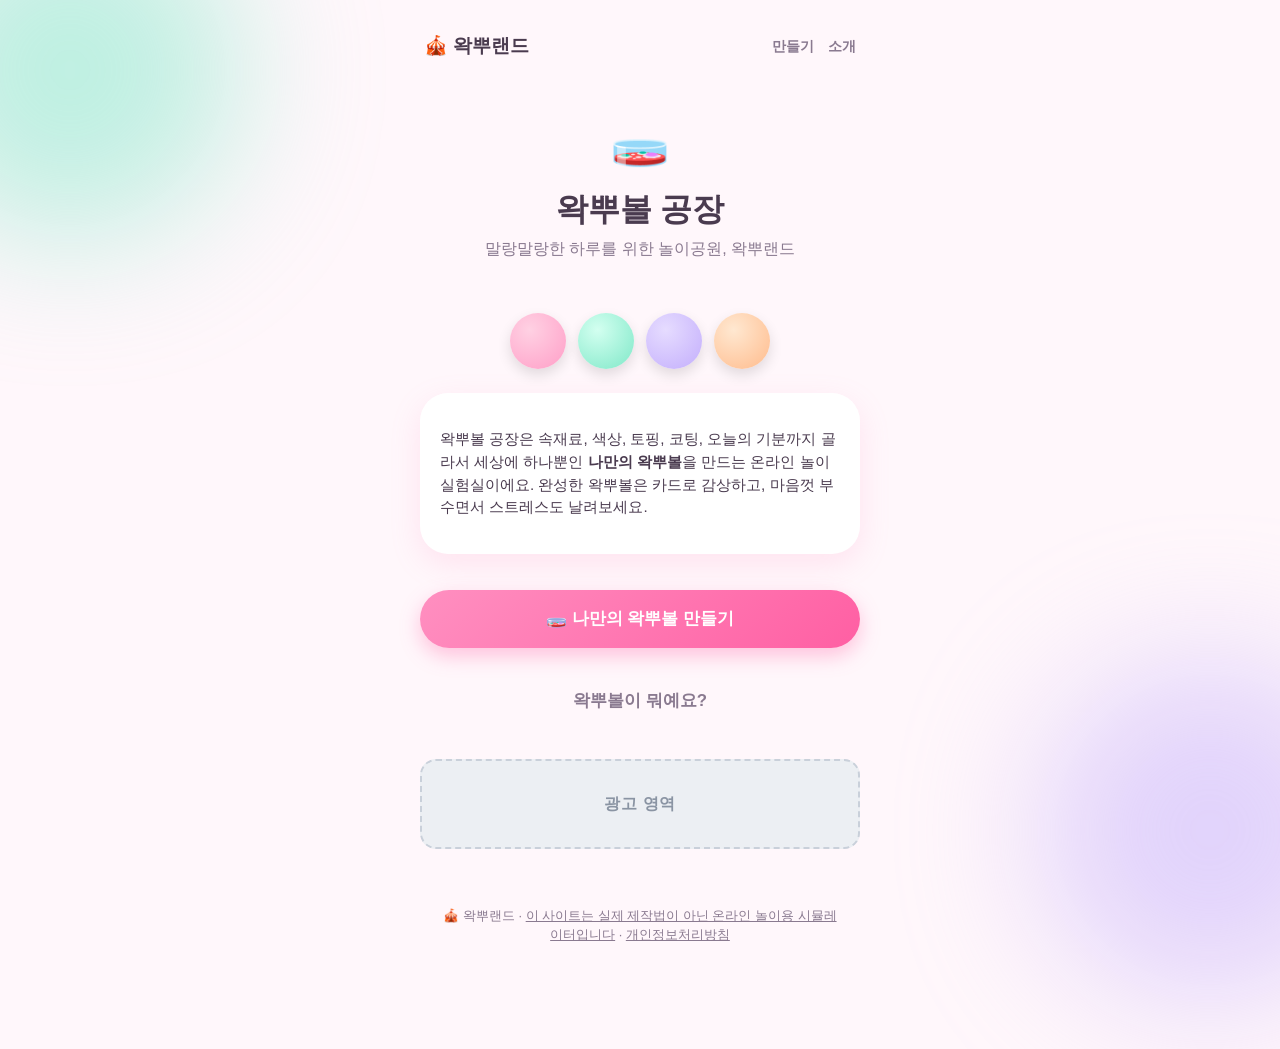
<file: index.html>
<!DOCTYPE html>
<html lang="ko">
<head>
  <meta charset="UTF-8" />
  <meta name="viewport" content="width=device-width, initial-scale=1.0" />
  <title>왁뿌랜드 — 왁뿌볼 공장</title>
  <meta name="description" content="속재료, 색상, 토핑, 코팅, 오늘의 기분을 골라 나만의 왁뿌볼을 만들고 카드로 감상한 뒤 시원하게 부숴보는 왁뿌랜드의 온라인 놀이 공간." />
  <meta name="robots" content="index, follow" />
  <!-- 실제 배포 주소가 정해지면 wakppuland.netlify.app을 교체하세요 -->
  <link rel="canonical" href="https://wakppuland.netlify.app/" />
  <meta property="og:type" content="website" />
  <meta property="og:site_name" content="왁뿌랜드" />
  <meta property="og:title" content="왁뿌랜드 — 왁뿌볼 공장" />
  <meta property="og:description" content="속재료, 색상, 토핑, 코팅, 오늘의 기분을 골라 나만의 왁뿌볼을 만들고 카드로 감상한 뒤 시원하게 부숴보는 온라인 놀이 공간." />
  <meta property="og:url" content="https://wakppuland.netlify.app/" />
  <meta property="og:locale" content="ko_KR" />
  <script async src="https://pagead2.googlesyndication.com/pagead/js/adsbygoogle.js?client=ca-pub-7856223539466075" crossorigin="anonymous"></script>
  <link rel="stylesheet" href="style.css" />
</head>
<body>
  <div class="page-container">
    <header class="site-header">
      <a href="index.html" class="logo">🎪 왁뿌랜드</a>
      <nav class="site-nav">
        <a href="maker.html">만들기</a>
        <a href="about.html">소개</a>
      </nav>
    </header>

    <main>
      <section class="hero">
        <div style="font-size: 3rem">🧫</div>
        <h1 class="hero-title">왁뿌볼 공장</h1>
        <p class="hero-subtitle">말랑말랑한 하루를 위한 놀이공원, 왁뿌랜드</p>
      </section>

      <section class="sample-row" aria-hidden="true">
        <div class="sample-ball c1"></div>
        <div class="sample-ball c2"></div>
        <div class="sample-ball c3"></div>
        <div class="sample-ball c4"></div>
      </section>

      <section class="hero-text">
        <p>
          왁뿌볼 공장은 속재료, 색상, 토핑, 코팅, 오늘의 기분까지 골라서
          세상에 하나뿐인 <strong>나만의 왁뿌볼</strong>을 만드는 온라인
          놀이 실험실이에요. 완성한 왁뿌볼은 카드로 감상하고, 마음껏
          부수면서 스트레스도 날려보세요.
        </p>
      </section>

      <div class="cta-wrap">
        <a href="maker.html" class="btn-primary btn-block">🧫 나만의 왁뿌볼 만들기</a>
        <a href="about.html" class="btn-ghost btn-block">왁뿌볼이 뭐예요?</a>
      </div>
    </main>

    <div class="ad-box">광고 영역</div>

    <footer class="site-footer">
      <p>🎪 왁뿌랜드 · <a href="about.html">이 사이트는 실제 제작법이 아닌 온라인 놀이용 시뮬레이터입니다</a> · <a href="privacy.html">개인정보처리방침</a></p>
    </footer>
  </div>

  <script src="script.js" defer></script>
</body>
</html>
</file>
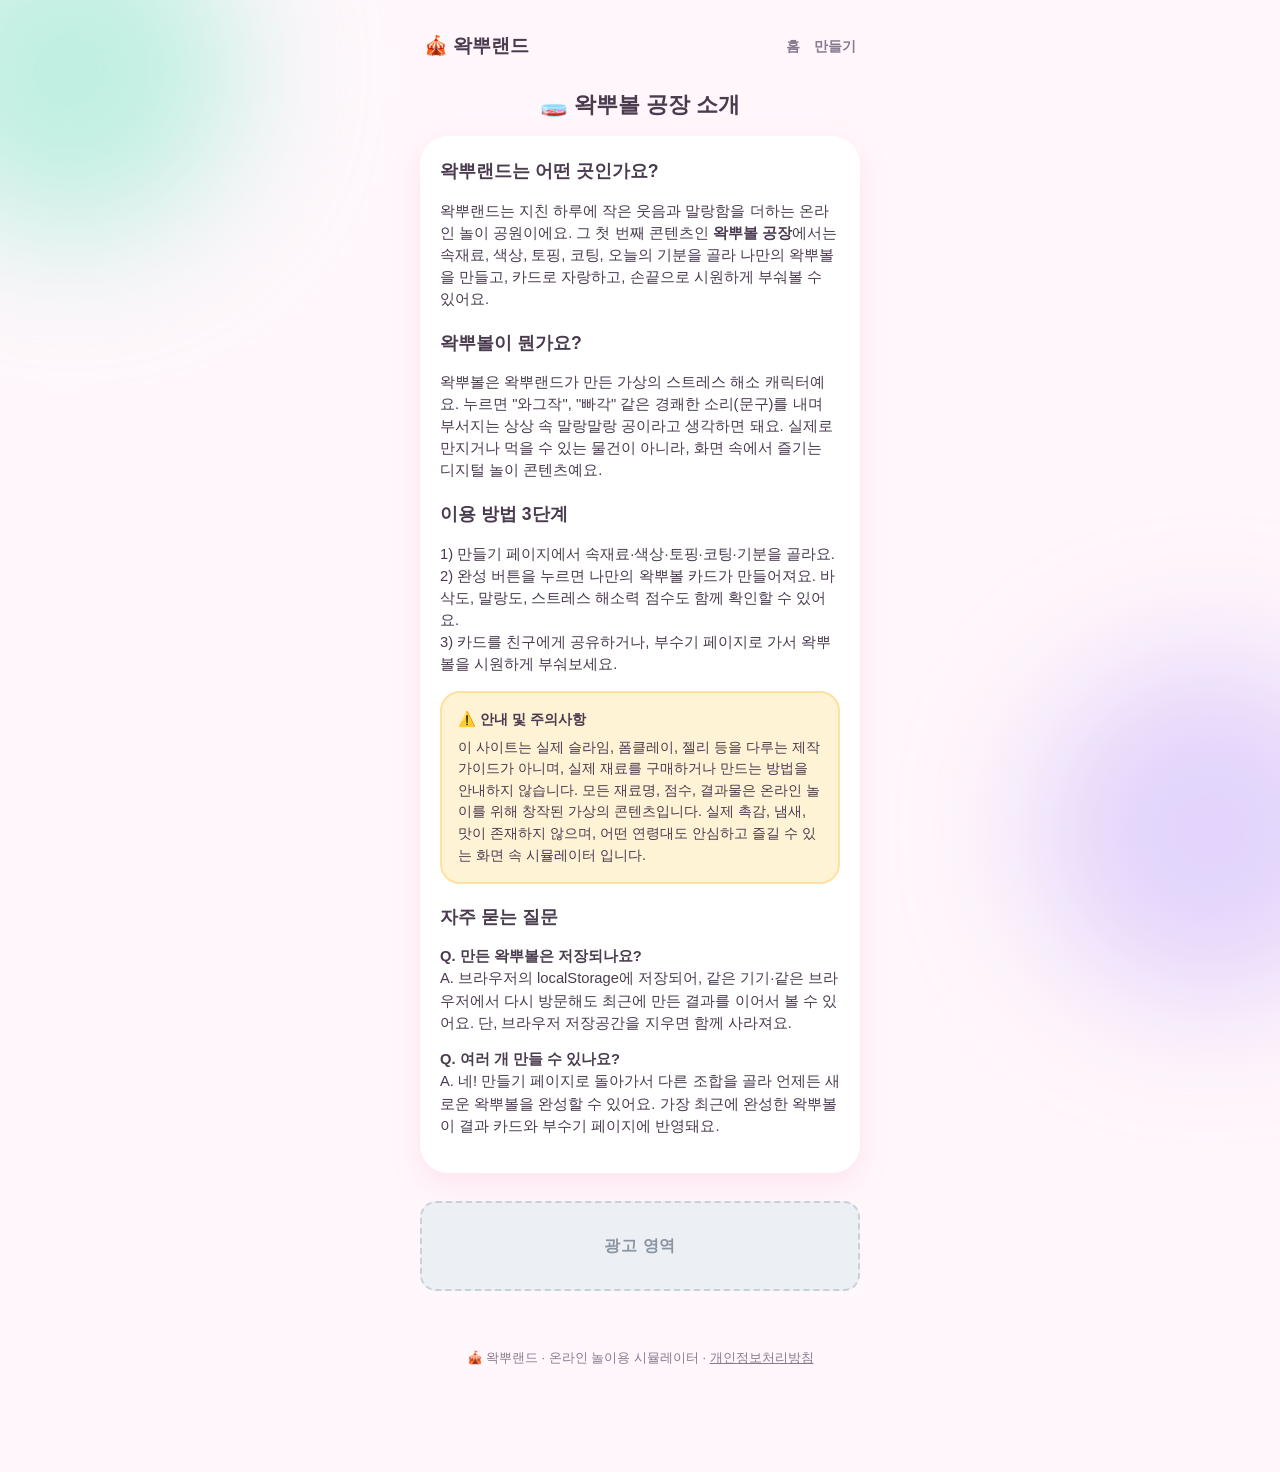
<file: about.html>
<!DOCTYPE html>
<html lang="ko">
<head>
  <meta charset="UTF-8" />
  <meta name="viewport" content="width=device-width, initial-scale=1.0" />
  <title>왁뿌볼 공장 소개 — 왁뿌랜드</title>
  <meta name="description" content="왁뿌랜드와 왁뿌볼 공장 소개, 이용 방법, 안전 안내를 확인하세요. 이 사이트는 실제 제작법이 아닌 온라인 놀이용 시뮬레이터입니다." />
  <meta name="robots" content="index, follow" />
  <!-- 실제 배포 주소가 정해지면 wakppuland.netlify.app을 교체하세요 -->
  <link rel="canonical" href="https://wakppuland.netlify.app/about.html" />
  <meta property="og:type" content="website" />
  <meta property="og:site_name" content="왁뿌랜드" />
  <meta property="og:title" content="왁뿌볼 공장 소개 — 왁뿌랜드" />
  <meta property="og:description" content="왁뿌랜드와 왁뿌볼 공장 소개, 이용 방법, 안전 안내를 확인하세요." />
  <meta property="og:url" content="https://wakppuland.netlify.app/about.html" />
  <meta property="og:locale" content="ko_KR" />
  <script async src="https://pagead2.googlesyndication.com/pagead/js/adsbygoogle.js?client=ca-pub-7856223539466075" crossorigin="anonymous"></script>
  <link rel="stylesheet" href="style.css" />
</head>
<body>
  <div class="page-container">
    <header class="site-header">
      <a href="index.html" class="logo">🎪 왁뿌랜드</a>
      <nav class="site-nav">
        <a href="index.html">홈</a>
        <a href="maker.html">만들기</a>
      </nav>
    </header>

    <main>
      <h1 style="text-align: center; font-size: 1.4rem">🧫 왁뿌볼 공장 소개</h1>

      <section class="about-content">
        <h2>왁뿌랜드는 어떤 곳인가요?</h2>
        <p>
          왁뿌랜드는 지친 하루에 작은 웃음과 말랑함을 더하는 온라인 놀이
          공원이에요. 그 첫 번째 콘텐츠인 <strong>왁뿌볼 공장</strong>에서는
          속재료, 색상, 토핑, 코팅, 오늘의 기분을 골라 나만의 왁뿌볼을
          만들고, 카드로 자랑하고, 손끝으로 시원하게 부숴볼 수 있어요.
        </p>

        <h2>왁뿌볼이 뭔가요?</h2>
        <p>
          왁뿌볼은 왁뿌랜드가 만든 가상의 스트레스 해소 캐릭터예요.
          누르면 "와그작", "빠각" 같은 경쾌한 소리(문구)를 내며 부서지는
          상상 속 말랑말랑 공이라고 생각하면 돼요. 실제로 만지거나 먹을 수
          있는 물건이 아니라, 화면 속에서 즐기는 디지털 놀이 콘텐츠예요.
        </p>

        <h2>이용 방법 3단계</h2>
        <p>
          1) 만들기 페이지에서 속재료·색상·토핑·코팅·기분을 골라요.<br />
          2) 완성 버튼을 누르면 나만의 왁뿌볼 카드가 만들어져요. 바삭도,
          말랑도, 스트레스 해소력 점수도 함께 확인할 수 있어요.<br />
          3) 카드를 친구에게 공유하거나, 부수기 페이지로 가서 왁뿌볼을
          시원하게 부숴보세요.
        </p>

        <div class="notice-box">
          <strong>⚠️ 안내 및 주의사항</strong>
          이 사이트는 실제 슬라임, 폼클레이, 젤리 등을 다루는 제작
          가이드가 아니며, 실제 재료를 구매하거나 만드는 방법을 안내하지
          않습니다. 모든 재료명, 점수, 결과물은 온라인 놀이를 위해
          창작된 가상의 콘텐츠입니다. 실제 촉감, 냄새, 맛이 존재하지
          않으며, 어떤 연령대도 안심하고 즐길 수 있는 화면 속 시뮬레이터
          입니다.
        </div>

        <h2>자주 묻는 질문</h2>
        <p>
          <strong>Q. 만든 왁뿌볼은 저장되나요?</strong><br />
          A. 브라우저의 localStorage에 저장되어, 같은 기기·같은
          브라우저에서 다시 방문해도 최근에 만든 결과를 이어서 볼 수
          있어요. 단, 브라우저 저장공간을 지우면 함께 사라져요.
        </p>
        <p>
          <strong>Q. 여러 개 만들 수 있나요?</strong><br />
          A. 네! 만들기 페이지로 돌아가서 다른 조합을 골라 언제든 새로운
          왁뿌볼을 완성할 수 있어요. 가장 최근에 완성한 왁뿌볼이 결과
          카드와 부수기 페이지에 반영돼요.
        </p>
      </section>
    </main>

    <div class="ad-box">광고 영역</div>

    <footer class="site-footer">
      <p>🎪 왁뿌랜드 · 온라인 놀이용 시뮬레이터 · <a href="privacy.html">개인정보처리방침</a></p>
    </footer>
  </div>

  <script src="script.js" defer></script>
</body>
</html>
</file>
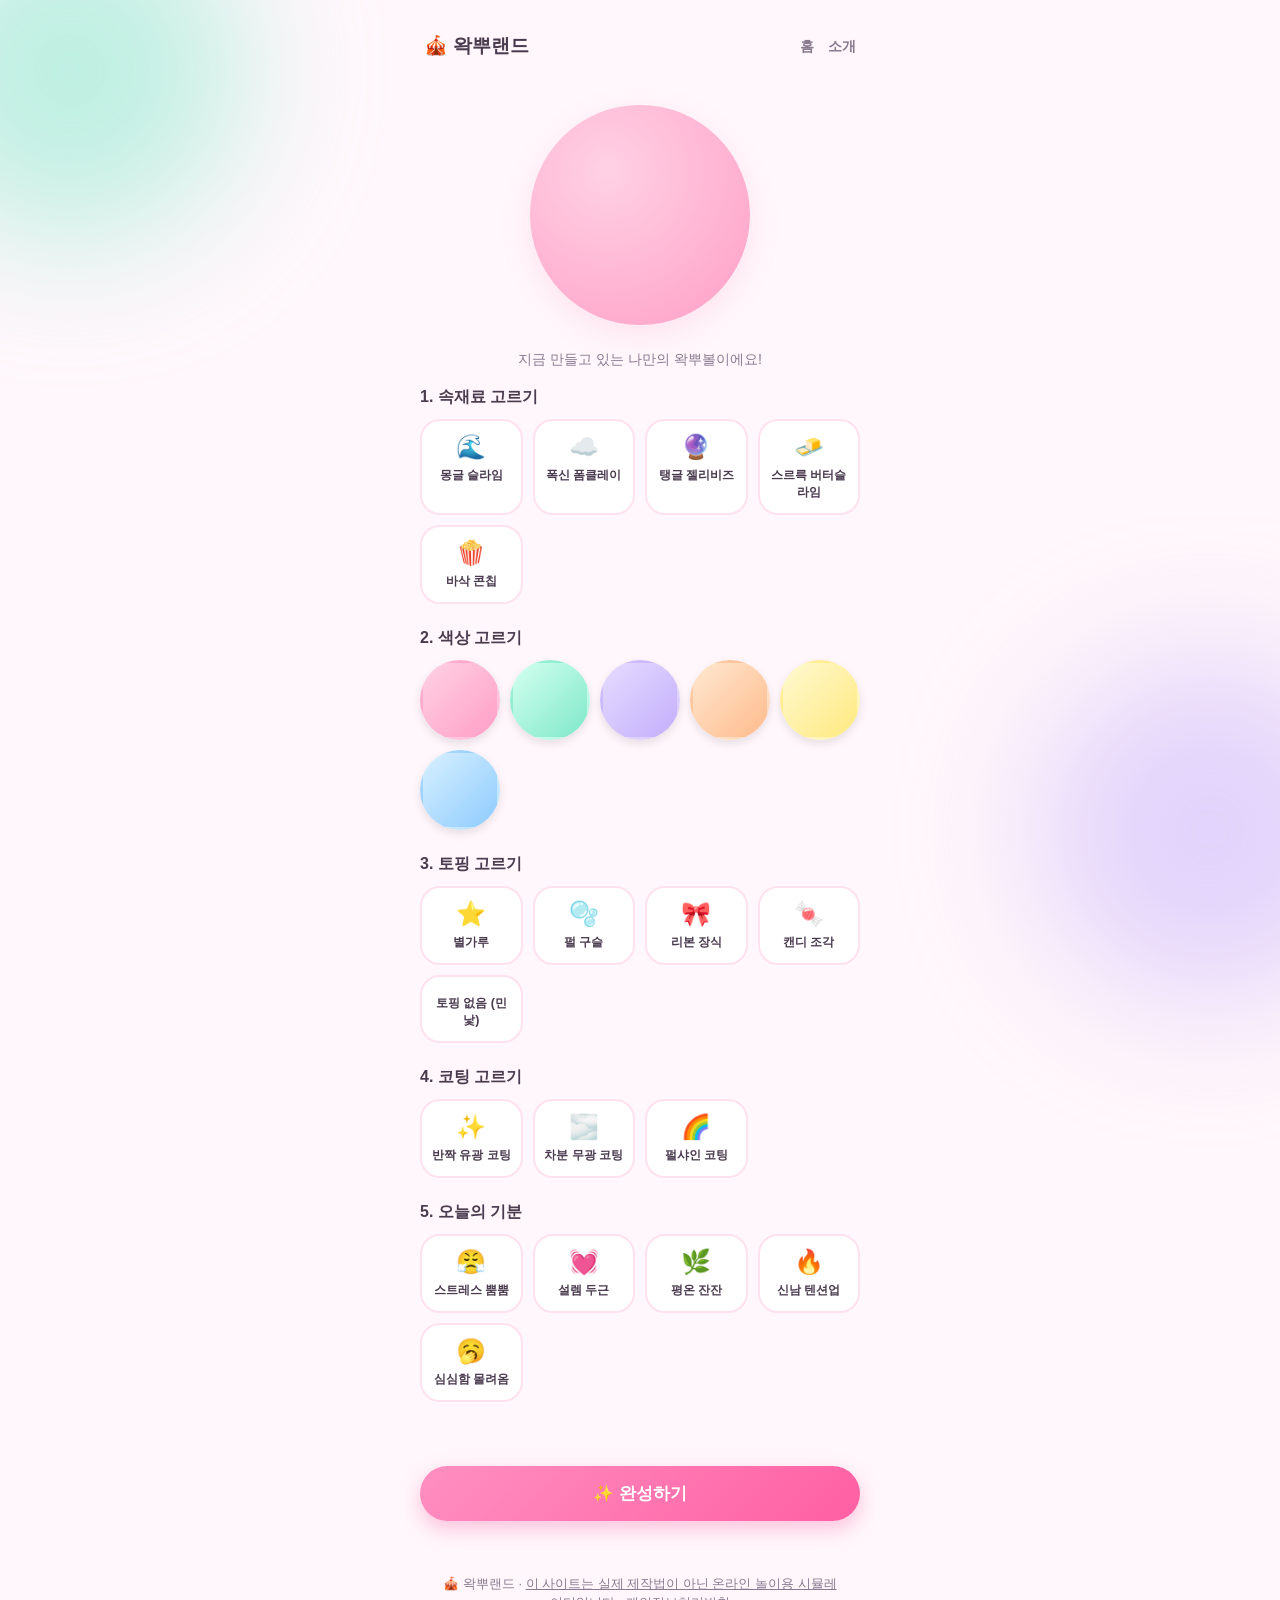
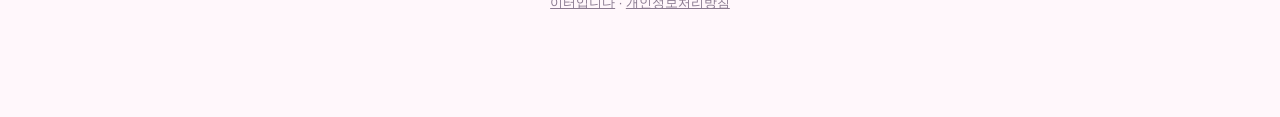
<file: maker.html>
<!DOCTYPE html>
<html lang="ko">
<head>
  <meta charset="UTF-8" />
  <meta name="viewport" content="width=device-width, initial-scale=1.0" />
  <title>나만의 왁뿌볼 만들기 — 왁뿌랜드</title>
  <meta name="description" content="속재료, 색상, 토핑, 코팅, 오늘의 기분을 골라 나만의 왁뿌볼을 만들어보세요. 선택할 때마다 실시간 미리보기로 바로 확인할 수 있어요." />
  <meta name="robots" content="index, follow" />
  <!-- 실제 배포 주소가 정해지면 wakppuland.netlify.app을 교체하세요 -->
  <link rel="canonical" href="https://wakppuland.netlify.app/maker.html" />
  <meta property="og:type" content="website" />
  <meta property="og:site_name" content="왁뿌랜드" />
  <meta property="og:title" content="나만의 왁뿌볼 만들기 — 왁뿌랜드" />
  <meta property="og:description" content="속재료, 색상, 토핑, 코팅, 오늘의 기분을 골라 나만의 왁뿌볼을 만들어보세요." />
  <meta property="og:url" content="https://wakppuland.netlify.app/maker.html" />
  <meta property="og:locale" content="ko_KR" />
  <script async src="https://pagead2.googlesyndication.com/pagead/js/adsbygoogle.js?client=ca-pub-7856223539466075" crossorigin="anonymous"></script>
  <link rel="stylesheet" href="style.css" />
</head>
<body>
  <div class="page-container" id="makerPage">
    <header class="site-header">
      <a href="index.html" class="logo">🎪 왁뿌랜드</a>
      <nav class="site-nav">
        <a href="index.html">홈</a>
        <a href="about.html">소개</a>
      </nav>
    </header>

    <main>
      <section class="ball-preview-section">
        <div class="ball-stage">
          <div id="ballPreview" class="wakppul-ball">
            <div class="ball-toppings" id="ballToppings"></div>
          </div>
        </div>
        <p class="preview-caption">지금 만들고 있는 나만의 왁뿌볼이에요!</p>
      </section>

      <section class="option-section">
        <h2>1. 속재료 고르기</h2>
        <div class="option-grid" id="fillingOptions"></div>
      </section>

      <section class="option-section">
        <h2>2. 색상 고르기</h2>
        <div class="option-grid color-grid" id="colorOptions"></div>
      </section>

      <section class="option-section">
        <h2>3. 토핑 고르기</h2>
        <div class="option-grid" id="toppingOptions"></div>
      </section>

      <section class="option-section">
        <h2>4. 코팅 고르기</h2>
        <div class="option-grid" id="coatingOptions"></div>
      </section>

      <section class="option-section">
        <h2>5. 오늘의 기분</h2>
        <div class="option-grid" id="emotionOptions"></div>
      </section>

      <p class="form-hint" id="makerHint"></p>
      <button type="button" id="completeBtn" class="btn-primary btn-block">✨ 완성하기</button>
    </main>

    <footer class="site-footer">
      <p>🎪 왁뿌랜드 · <a href="about.html">이 사이트는 실제 제작법이 아닌 온라인 놀이용 시뮬레이터입니다</a> · <a href="privacy.html">개인정보처리방침</a></p>
    </footer>
  </div>

  <script src="script.js" defer></script>
</body>
</html>
</file>
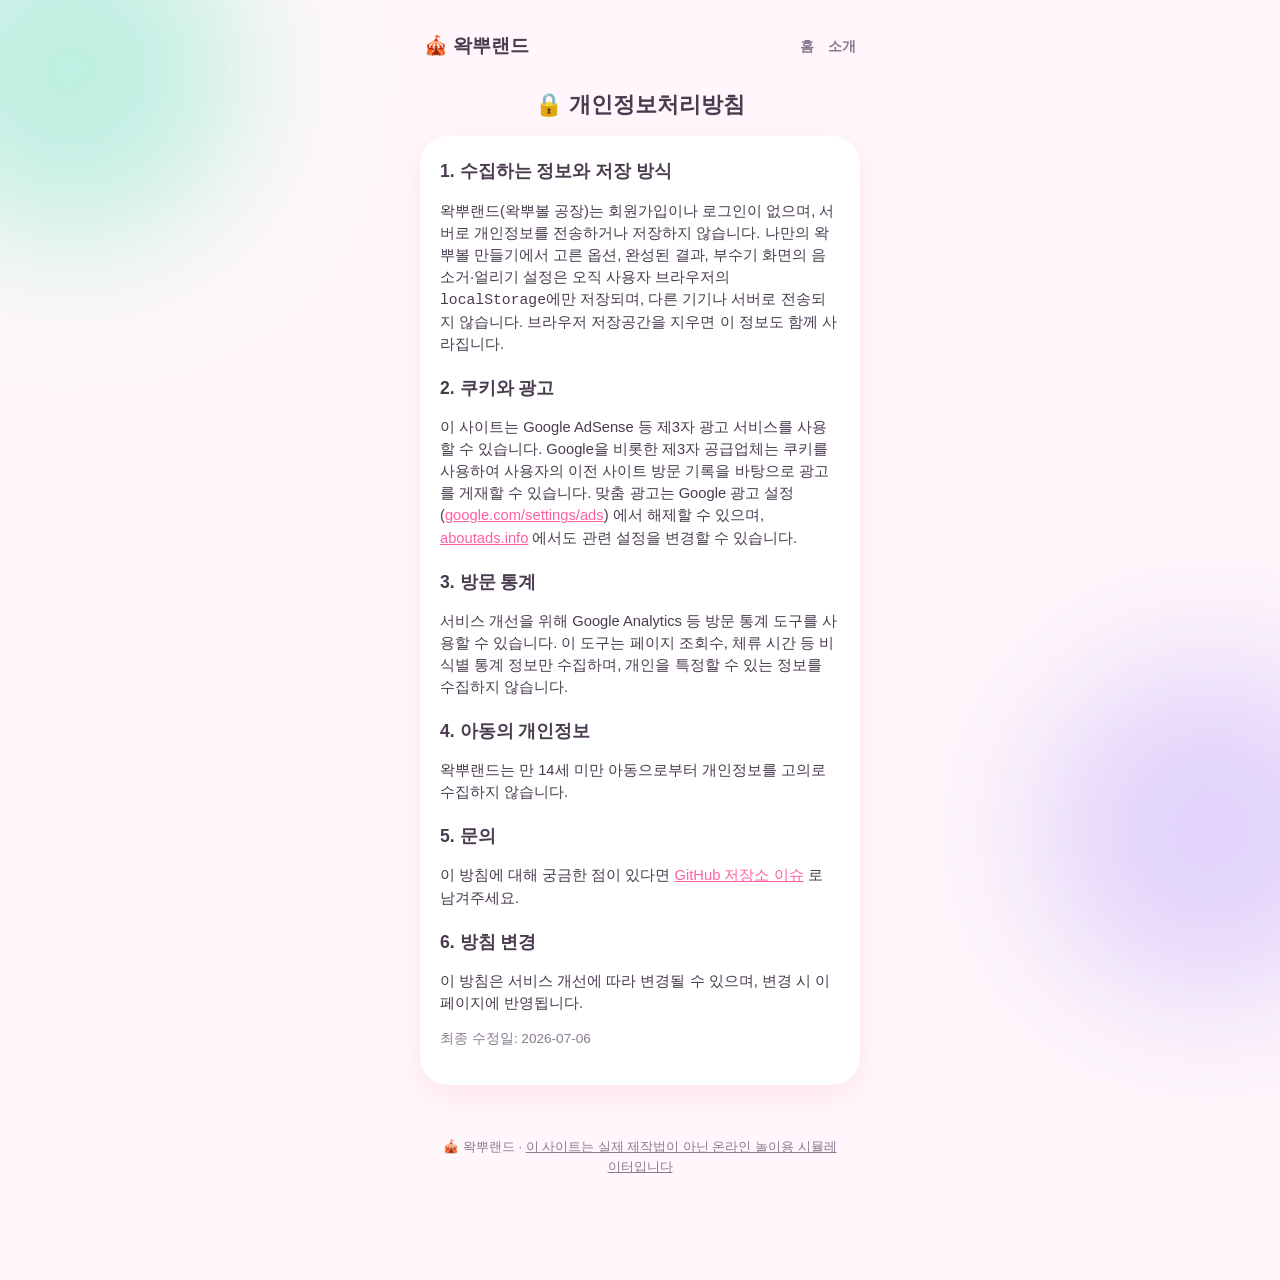
<file: privacy.html>
<!DOCTYPE html>
<html lang="ko">
<head>
  <meta charset="UTF-8" />
  <meta name="viewport" content="width=device-width, initial-scale=1.0" />
  <title>개인정보처리방침 — 왁뿌랜드</title>
  <meta name="description" content="왁뿌랜드의 개인정보처리방침 — 수집하는 정보, 쿠키와 광고, 방문 통계, 문의 방법을 안내합니다." />
  <meta name="robots" content="index, follow" />
  <!-- 실제 배포 주소가 정해지면 wakppuland.netlify.app을 교체하세요 -->
  <link rel="canonical" href="https://wakppuland.netlify.app/privacy.html" />
  <meta property="og:type" content="website" />
  <meta property="og:site_name" content="왁뿌랜드" />
  <meta property="og:title" content="개인정보처리방침 — 왁뿌랜드" />
  <meta property="og:description" content="왁뿌랜드의 개인정보처리방침 — 수집하는 정보, 쿠키와 광고, 방문 통계, 문의 방법을 안내합니다." />
  <meta property="og:url" content="https://wakppuland.netlify.app/privacy.html" />
  <meta property="og:locale" content="ko_KR" />
  <script async src="https://pagead2.googlesyndication.com/pagead/js/adsbygoogle.js?client=ca-pub-7856223539466075" crossorigin="anonymous"></script>
  <link rel="stylesheet" href="style.css" />
</head>
<body>
  <div class="page-container">
    <header class="site-header">
      <a href="index.html" class="logo">🎪 왁뿌랜드</a>
      <nav class="site-nav">
        <a href="index.html">홈</a>
        <a href="about.html">소개</a>
      </nav>
    </header>

    <main>
      <h1 style="text-align: center; font-size: 1.4rem">🔒 개인정보처리방침</h1>

      <section class="about-content">
        <h2>1. 수집하는 정보와 저장 방식</h2>
        <p>
          왁뿌랜드(왁뿌볼 공장)는 회원가입이나 로그인이 없으며, 서버로
          개인정보를 전송하거나 저장하지 않습니다. 나만의 왁뿌볼
          만들기에서 고른 옵션, 완성된 결과, 부수기 화면의 음소거·얼리기
          설정은 오직 사용자 브라우저의 <code>localStorage</code>에만
          저장되며, 다른 기기나 서버로 전송되지 않습니다. 브라우저
          저장공간을 지우면 이 정보도 함께 사라집니다.
        </p>

        <h2>2. 쿠키와 광고</h2>
        <p>
          이 사이트는 Google AdSense 등 제3자 광고 서비스를 사용할 수
          있습니다. Google을 비롯한 제3자 공급업체는 쿠키를 사용하여
          사용자의 이전 사이트 방문 기록을 바탕으로 광고를 게재할 수
          있습니다. 맞춤 광고는 Google 광고 설정
          (<a href="https://www.google.com/settings/ads" target="_blank" rel="noopener noreferrer">google.com/settings/ads</a>)
          에서 해제할 수 있으며,
          <a href="https://www.aboutads.info" target="_blank" rel="noopener noreferrer">aboutads.info</a>
          에서도 관련 설정을 변경할 수 있습니다.
        </p>

        <h2>3. 방문 통계</h2>
        <p>
          서비스 개선을 위해 Google Analytics 등 방문 통계 도구를 사용할
          수 있습니다. 이 도구는 페이지 조회수, 체류 시간 등 비식별
          통계 정보만 수집하며, 개인을 특정할 수 있는 정보를 수집하지
          않습니다.
        </p>

        <h2>4. 아동의 개인정보</h2>
        <p>
          왁뿌랜드는 만 14세 미만 아동으로부터 개인정보를 고의로
          수집하지 않습니다.
        </p>

        <h2>5. 문의</h2>
        <p>
          이 방침에 대해 궁금한 점이 있다면
          <a href="https://github.com/GiraffeBackDancer/malang-lab/issues" target="_blank" rel="noopener noreferrer">GitHub 저장소 이슈</a>
          로 남겨주세요.
        </p>

        <h2>6. 방침 변경</h2>
        <p>
          이 방침은 서비스 개선에 따라 변경될 수 있으며, 변경 시 이
          페이지에 반영됩니다.
        </p>
        <p style="color: var(--color-text-soft); font-size: 0.85rem">최종 수정일: 2026-07-06</p>
      </section>
    </main>

    <footer class="site-footer">
      <p>🎪 왁뿌랜드 · <a href="about.html">이 사이트는 실제 제작법이 아닌 온라인 놀이용 시뮬레이터입니다</a></p>
    </footer>
  </div>

  <script src="script.js" defer></script>
</body>
</html>
</file>
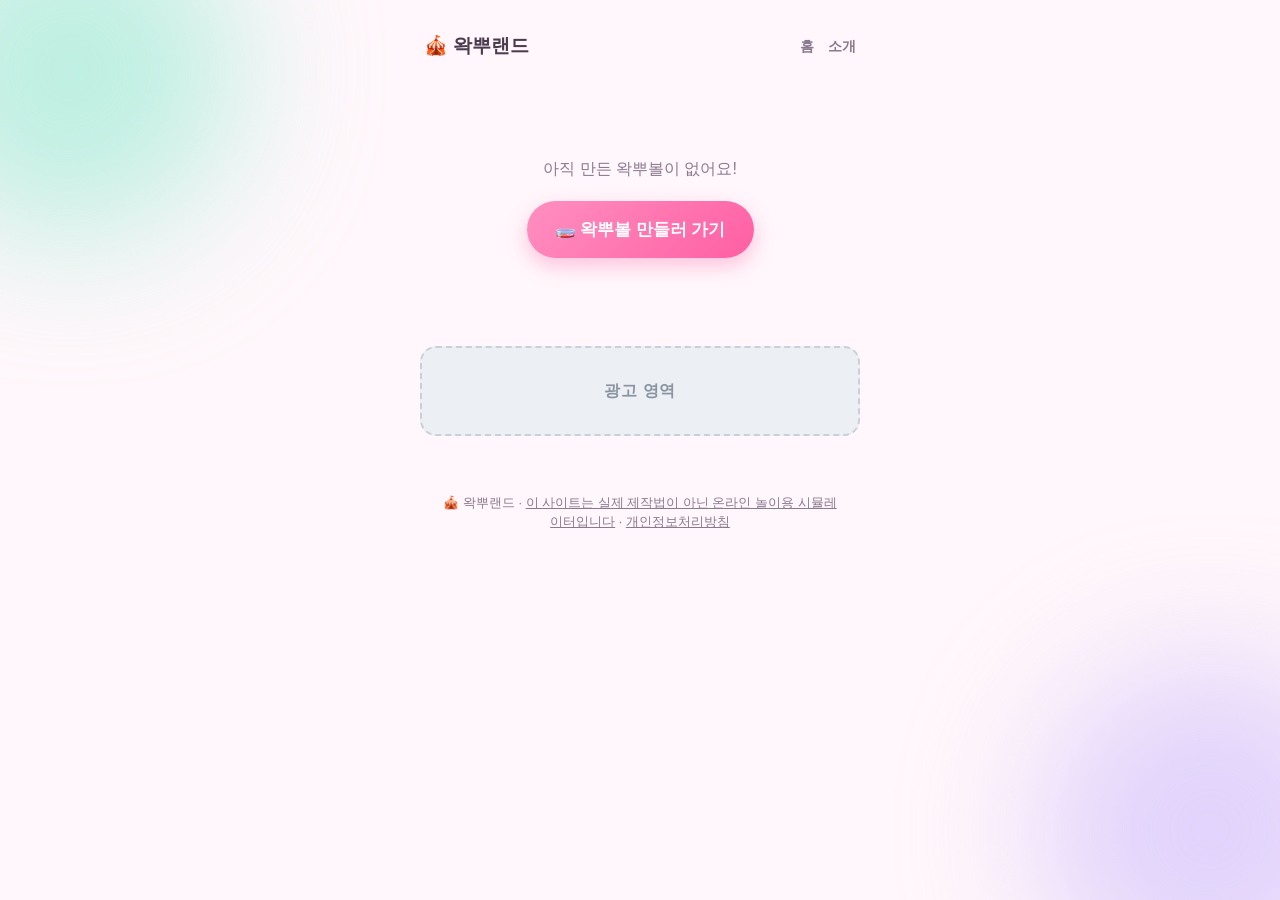
<file: result.html>
<!DOCTYPE html>
<html lang="ko">
<head>
  <meta charset="UTF-8" />
  <meta name="viewport" content="width=device-width, initial-scale=1.0" />
  <title>내 왁뿌볼 카드 — 왁뿌랜드</title>
  <meta name="description" content="완성한 왁뿌볼의 이름과 바삭도·말랑도·스트레스 해소력 점수를 카드로 확인하고 친구에게 공유해보세요." />
  <meta name="robots" content="index, follow" />
  <!-- 실제 배포 주소가 정해지면 wakppuland.netlify.app을 교체하세요 -->
  <link rel="canonical" href="https://wakppuland.netlify.app/result.html" />
  <meta property="og:type" content="website" />
  <meta property="og:site_name" content="왁뿌랜드" />
  <meta property="og:title" content="내 왁뿌볼 카드 — 왁뿌랜드" />
  <meta property="og:description" content="완성한 왁뿌볼의 이름과 바삭도·말랑도·스트레스 해소력 점수를 카드로 확인해보세요." />
  <meta property="og:url" content="https://wakppuland.netlify.app/result.html" />
  <meta property="og:locale" content="ko_KR" />
  <script async src="https://pagead2.googlesyndication.com/pagead/js/adsbygoogle.js?client=ca-pub-7856223539466075" crossorigin="anonymous"></script>
  <link rel="stylesheet" href="style.css" />
</head>
<body>
  <div class="page-container">
    <header class="site-header">
      <a href="index.html" class="logo">🎪 왁뿌랜드</a>
      <nav class="site-nav">
        <a href="index.html">홈</a>
        <a href="about.html">소개</a>
      </nav>
    </header>

    <main>
      <section id="resultCard" class="result-card">
        <div class="ball-stage">
          <div id="ballPreview" class="wakppul-ball">
            <div class="ball-toppings" id="ballToppings"></div>
          </div>
        </div>

        <span class="result-number" id="resultNumber">No.0000</span>
        <h1 class="result-name" id="resultName">왁뿌볼</h1>

        <div class="stat-block">
          <div class="stat-row">
            <span class="stat-label">🍪 바삭도</span>
            <div class="stat-bar"><div class="stat-fill fill-crunch" id="crunchFill"></div></div>
            <span class="stat-value" id="crunchValue">0%</span>
          </div>
          <div class="stat-row">
            <span class="stat-label">🍡 말랑도</span>
            <div class="stat-bar"><div class="stat-fill fill-squishy" id="squishyFill"></div></div>
            <span class="stat-value" id="squishyValue">0%</span>
          </div>
          <div class="stat-row">
            <span class="stat-label">💆 해소력</span>
            <div class="stat-bar"><div class="stat-fill fill-destress" id="destressFill"></div></div>
            <span class="stat-value" id="destressValue">0%</span>
          </div>
        </div>

        <ul class="summary-list" id="summaryList"></ul>

        <div class="btn-row">
          <button type="button" id="shareBtn" class="btn-secondary btn-block">📋 공유 문구 복사</button>
          <button type="button" id="smashBtn" class="btn-primary btn-block">🔨 부수러 가기</button>
          <button type="button" id="remakeBtn" class="btn-ghost btn-block">🔁 다시 만들기</button>
        </div>
      </section>

      <section id="emptyState" class="empty-state hidden">
        <p>아직 만든 왁뿌볼이 없어요!</p>
        <a href="maker.html" class="btn-primary">🧫 왁뿌볼 만들러 가기</a>
      </section>
    </main>

    <div class="ad-box">광고 영역</div>

    <footer class="site-footer">
      <p>🎪 왁뿌랜드 · <a href="about.html">이 사이트는 실제 제작법이 아닌 온라인 놀이용 시뮬레이터입니다</a> · <a href="privacy.html">개인정보처리방침</a></p>
    </footer>
  </div>

  <script src="script.js" defer></script>
</body>
</html>
</file>
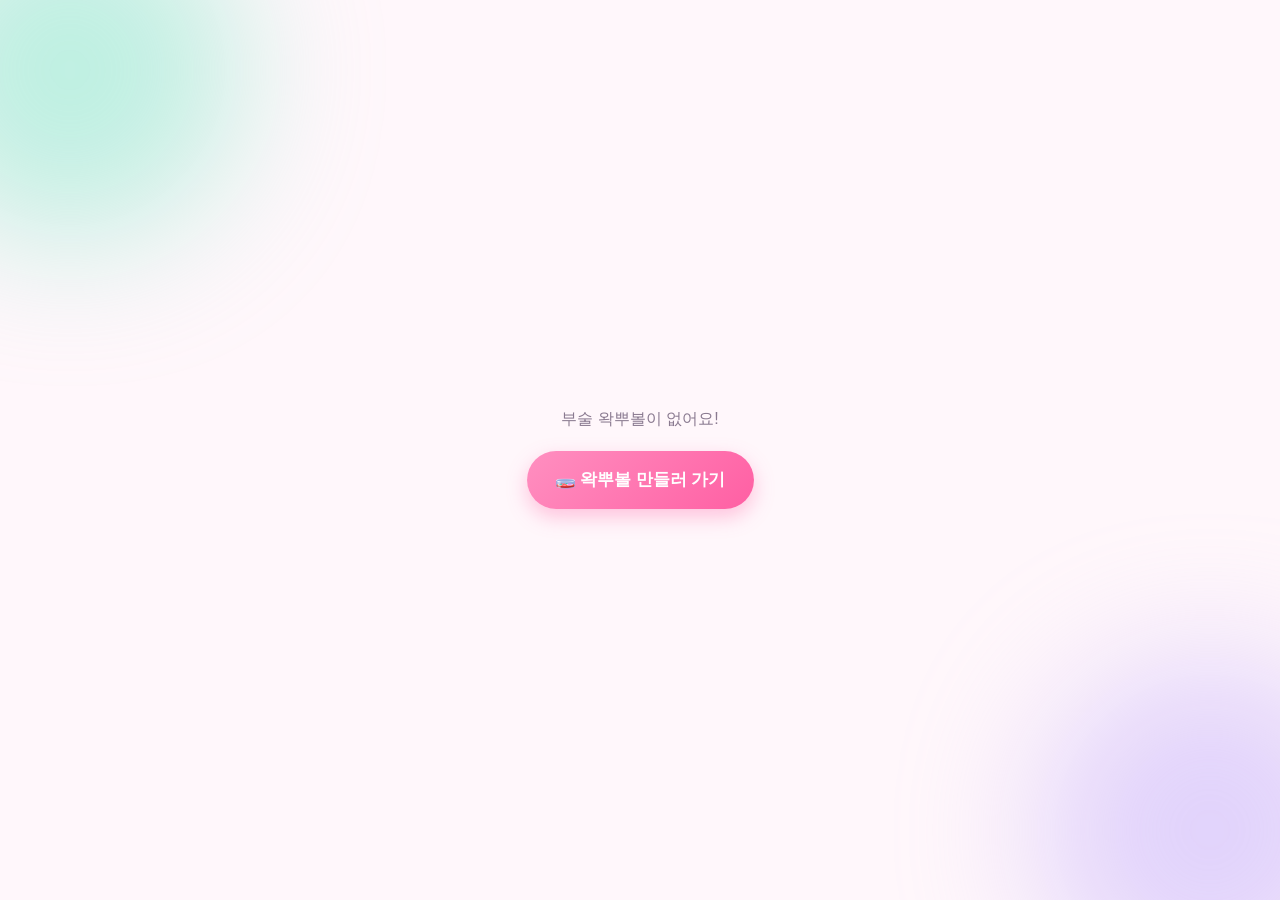
<file: smash.html>
<!DOCTYPE html>
<html lang="ko">
<head>
  <meta charset="UTF-8" />
  <meta name="viewport" content="width=device-width, initial-scale=1, maximum-scale=1, user-scalable=no, viewport-fit=cover" />
  <meta name="theme-color" content="#fff7fb" />
  <title>왁뿌볼 부수기 — 왁뿌랜드</title>
  <meta name="description" content="꾹 눌러서 왁뿌볼 껍질을 와그작 깨뜨리고, 속까지 시원하게 으깨며 스트레스를 날려보는 왁뿌랜드의 부수기 게임." />
  <meta name="robots" content="index, follow" />
  <!-- 실제 배포 주소가 정해지면 wakppuland.netlify.app을 교체하세요 -->
  <link rel="canonical" href="https://wakppuland.netlify.app/smash.html" />
  <meta property="og:type" content="website" />
  <meta property="og:site_name" content="왁뿌랜드" />
  <meta property="og:title" content="왁뿌볼 부수기 — 왁뿌랜드" />
  <meta property="og:description" content="꾹 눌러서 나만의 왁뿌볼을 와그작 부수는 온라인 스트레스 해소 놀이." />
  <meta property="og:url" content="https://wakppuland.netlify.app/smash.html" />
  <meta property="og:locale" content="ko_KR" />
  <script async src="https://pagead2.googlesyndication.com/pagead/js/adsbygoogle.js?client=ca-pub-7856223539466075" crossorigin="anonymous"></script>
  <link rel="stylesheet" href="style.css" />
</head>
<body class="smash-page">
  <h1 class="seo-only">왁뿌볼 부수기 — 왁뿌랜드</h1>
  <p class="seo-only">
    꾹 눌러서 왁뿌볼 껍질을 와그작 깨뜨리고, 속까지 시원하게 으깨는 온라인 스트레스 해소 놀이예요.
    나만의 왁뿌볼 만들기에서 고른 색상과 바삭도·말랑도 점수에 따라 껍질이 갈라지는 손맛과 속을
    으깨는 손맛이 달라져요. 설치 없이 브라우저에서 바로 즐길 수 있어요.
  </p>

  <canvas id="smashCanvas"></canvas>

  <div class="hud">
    <a href="index.html" class="hud-brand">🎪 왁뿌볼 부수기</a>
    <div class="hud-tools">
      <button type="button" class="hud-btn" id="freezeBtn" aria-label="얼리기">🧊</button>
      <button type="button" class="hud-btn" id="muteBtn" aria-label="소리 켜기/끄기">🔊</button>
      <a href="maker.html" class="hud-btn" aria-label="다시 만들기">🧫</a>
    </div>
  </div>

  <p class="smash-hint" id="smashHint"><span class="pulse">꾹 눌러서 왁뿌볼을 부숴보세요 👆</span></p>

  <section id="brokenState" class="broken-state hidden">
    <h2>와장창! 다 부쉈어요! 🎉</h2>
    <p>오늘의 스트레스도 왁뿌볼과 함께 산산조각 났어요.</p>
    <div class="btn-row">
      <button type="button" id="resmashBtn" class="btn-secondary btn-block">🔁 한 번 더 부수기</button>
      <button type="button" id="remakeFromSmashBtn" class="btn-primary btn-block">🧫 다시 만들기</button>
    </div>
  </section>

  <section id="emptyState" class="empty-state hidden">
    <p>부술 왁뿌볼이 없어요!</p>
    <a href="maker.html" class="btn-primary">🧫 왁뿌볼 만들러 가기</a>
  </section>

  <script src="script.js" defer></script>
</body>
</html>
</file>
<file: style.css>
* {
  box-sizing: border-box;
}

:root {
  --color-bg: #fff7fb;
  --color-surface: #ffffff;
  --color-primary: #ff8fc0;
  --color-primary-dark: #ff5fa3;
  --color-mint: #7fe8c8;
  --color-lavender: #c3aefc;
  --color-peach: #ffbb8c;
  --color-lemon: #ffe97f;
  --color-text: #4a3b4f;
  --color-text-soft: #8a7a90;
  --color-border: #ffe1ef;
  --radius-lg: 28px;
  --radius-md: 20px;
  --radius-sm: 14px;
  --shadow-card: 0 10px 30px rgba(255, 140, 190, 0.18);
  --font-main: -apple-system, BlinkMacSystemFont, 'Apple SD Gothic Neo', 'Malgun Gothic', 'Segoe UI', sans-serif;
}

html,
body {
  margin: 0;
  padding: 0;
}

body {
  background: var(--color-bg);
  color: var(--color-text);
  font-family: var(--font-main);
  line-height: 1.5;
  position: relative;
  overflow-x: hidden;
  min-height: 100vh;
}

body::before,
body::after {
  content: '';
  position: fixed;
  width: 340px;
  height: 340px;
  border-radius: 50%;
  filter: blur(70px);
  opacity: 0.5;
  z-index: -1;
}

body::before {
  top: -100px;
  left: -100px;
  background: var(--color-mint);
}

body::after {
  bottom: -100px;
  right: -100px;
  background: var(--color-lavender);
}

a {
  color: var(--color-primary-dark);
}

.hidden {
  display: none !important;
}

.seo-only {
  position: absolute;
  width: 1px;
  height: 1px;
  padding: 0;
  margin: -1px;
  overflow: hidden;
  clip: rect(0 0 0 0);
  white-space: nowrap;
  border: 0;
}

.page-container {
  max-width: 480px;
  margin: 0 auto;
  padding: 20px 20px 60px;
  min-height: 100vh;
}

.site-header {
  display: flex;
  align-items: center;
  justify-content: space-between;
  padding: 12px 4px;
  margin-bottom: 8px;
}

.logo {
  font-size: 1.2rem;
  font-weight: 800;
  text-decoration: none;
  color: var(--color-text);
}

.site-nav {
  display: flex;
  gap: 14px;
}

.site-nav a {
  font-size: 0.9rem;
  font-weight: 600;
  text-decoration: none;
  color: var(--color-text-soft);
}

.site-nav a:hover {
  color: var(--color-primary-dark);
}

.site-footer {
  max-width: 480px;
  margin: 24px auto 0;
  padding: 16px 20px 32px;
  text-align: center;
  font-size: 0.8rem;
  color: var(--color-text-soft);
}

.site-footer a {
  color: var(--color-text-soft);
  text-decoration: underline;
}

/* Buttons */
.btn-primary,
.btn-secondary,
.btn-ghost {
  display: inline-flex;
  align-items: center;
  justify-content: center;
  gap: 8px;
  border: none;
  border-radius: 999px;
  padding: 16px 28px;
  font-size: 1.05rem;
  font-weight: 700;
  cursor: pointer;
  font-family: inherit;
  transition: transform 0.15s ease, box-shadow 0.15s ease;
  text-decoration: none;
}

.btn-primary {
  background: linear-gradient(135deg, var(--color-primary), var(--color-primary-dark));
  color: #fff;
  box-shadow: 0 8px 20px rgba(255, 95, 163, 0.35);
}

.btn-secondary {
  background: var(--color-surface);
  color: var(--color-primary-dark);
  border: 2px solid var(--color-border);
}

.btn-ghost {
  background: transparent;
  color: var(--color-text-soft);
  border: 2px solid transparent;
}

.btn-primary:active,
.btn-secondary:active,
.btn-ghost:active {
  transform: scale(0.97);
}

.btn-block {
  width: 100%;
  margin-top: 12px;
}

.btn-row {
  display: flex;
  flex-direction: column;
  gap: 10px;
  margin-top: 16px;
}

/* Ad box */
.ad-box {
  margin: 28px auto;
  max-width: 480px;
  height: 90px;
  background: #eceff3;
  border: 2px dashed #c9d0da;
  border-radius: 16px;
  display: flex;
  align-items: center;
  justify-content: center;
  color: #8a94a3;
  font-weight: 700;
  letter-spacing: 0.05em;
}

/* Hero (index) */
.hero {
  text-align: center;
  padding: 24px 8px 8px;
}

.hero-title {
  font-size: 2rem;
  margin: 8px 0 4px;
}

.hero-subtitle {
  font-size: 1rem;
  color: var(--color-text-soft);
  margin: 0 0 20px;
}

.hero-text {
  background: var(--color-surface);
  border-radius: var(--radius-lg);
  padding: 20px;
  box-shadow: var(--shadow-card);
  font-size: 0.95rem;
  margin-bottom: 20px;
}

.sample-row {
  display: flex;
  justify-content: center;
  gap: 12px;
  margin: 24px 0;
}

.sample-ball {
  width: 56px;
  height: 56px;
  border-radius: 50%;
  box-shadow: 0 6px 14px rgba(0, 0, 0, 0.12);
}

.sample-ball.c1 {
  background: radial-gradient(circle at 35% 30%, #ffd1e3, #ff9ec7);
}

.sample-ball.c2 {
  background: radial-gradient(circle at 35% 30%, #d3fff0, #7fe8c8);
}

.sample-ball.c3 {
  background: radial-gradient(circle at 35% 30%, #e6dcff, #c3aefc);
}

.sample-ball.c4 {
  background: radial-gradient(circle at 35% 30%, #ffe8d1, #ffbb8c);
}

.cta-wrap {
  display: flex;
  flex-direction: column;
  gap: 10px;
  margin: 24px 0;
}

/* Ball preview */
.ball-stage {
  display: flex;
  justify-content: center;
  align-items: center;
  padding: 24px 0;
  position: relative;
}

.wakppul-ball {
  position: relative;
  width: 220px;
  height: 220px;
  border-radius: 50%;
  background: radial-gradient(circle at 35% 30%, var(--ball-c1, #ffd1e3), var(--ball-c2, #ff9ec7));
  box-shadow: var(--shadow-card);
  overflow: hidden;
  transition: background 0.2s ease;
}

.wakppul-ball::before {
  content: '';
  position: absolute;
  inset: 0;
  border-radius: 50%;
}

.wakppul-ball::after {
  content: '';
  position: absolute;
  border-radius: 50%;
}

.wakppul-ball[data-filling='slime']::before {
  background-image: repeating-linear-gradient(35deg, rgba(255, 255, 255, 0.35) 0 8px, transparent 8px 20px);
  mix-blend-mode: soft-light;
}

.wakppul-ball[data-filling='clay']::before {
  background-image: radial-gradient(circle at 30% 30%, rgba(255, 255, 255, 0.5) 0 15%, transparent 16%),
    radial-gradient(circle at 70% 60%, rgba(255, 255, 255, 0.4) 0 12%, transparent 13%),
    radial-gradient(circle at 55% 25%, rgba(255, 255, 255, 0.35) 0 10%, transparent 11%);
}

.wakppul-ball[data-filling='jelly']::before {
  background-image: repeating-radial-gradient(circle at 20% 20%, rgba(255, 255, 255, 0.5) 0 4px, transparent 4px 10px);
  background-size: 24px 24px;
}

.wakppul-ball[data-filling='butter']::before {
  background-image: radial-gradient(circle at 35% 25%, rgba(255, 255, 255, 0.6), transparent 40%);
}

.wakppul-ball[data-filling='popcorn']::before {
  background-image: radial-gradient(circle at 25% 30%, rgba(255, 255, 255, 0.45) 0 6px, transparent 7px),
    radial-gradient(circle at 65% 45%, rgba(255, 255, 255, 0.4) 0 5px, transparent 6px),
    radial-gradient(circle at 45% 70%, rgba(255, 255, 255, 0.4) 0 7px, transparent 8px),
    radial-gradient(circle at 75% 20%, rgba(255, 255, 255, 0.35) 0 5px, transparent 6px);
}

.wakppul-ball[data-coating='glossy']::after {
  top: 12%;
  left: 20%;
  width: 35%;
  height: 22%;
  background: rgba(255, 255, 255, 0.75);
  filter: blur(2px);
  transform: rotate(-20deg);
}

.wakppul-ball[data-coating='matte']::after {
  top: 15%;
  left: 22%;
  width: 26%;
  height: 14%;
  background: rgba(255, 255, 255, 0.25);
  filter: blur(4px);
}

.wakppul-ball[data-coating='pearl']::after {
  inset: 0;
  background: conic-gradient(
    from 0deg,
    rgba(255, 255, 255, 0.05),
    rgba(255, 255, 255, 0.4),
    rgba(255, 255, 255, 0.05),
    rgba(255, 255, 255, 0.4),
    rgba(255, 255, 255, 0.05)
  );
  mix-blend-mode: overlay;
  animation: pearl-shine 4s linear infinite;
}

@keyframes pearl-shine {
  to {
    transform: rotate(360deg);
  }
}

.ball-toppings {
  position: absolute;
  inset: 0;
  pointer-events: none;
}

.topping-deco {
  position: absolute;
  font-size: 1.1rem;
  transform: translate(-50%, -50%);
  filter: drop-shadow(0 2px 2px rgba(0, 0, 0, 0.15));
}

.preview-caption {
  text-align: center;
  color: var(--color-text-soft);
  font-size: 0.9rem;
  margin-top: 0;
}

/* Maker options */
.option-section {
  margin-bottom: 22px;
}

.option-section h2 {
  font-size: 1rem;
  margin: 0 0 10px;
}

.option-grid {
  display: grid;
  grid-template-columns: repeat(auto-fill, minmax(96px, 1fr));
  gap: 10px;
}

.option-chip {
  display: flex;
  flex-direction: column;
  align-items: center;
  gap: 6px;
  padding: 12px 6px;
  border-radius: var(--radius-md);
  border: 2px solid var(--color-border);
  background: var(--color-surface);
  cursor: pointer;
  font-family: inherit;
  transition: transform 0.12s ease, border-color 0.12s ease, box-shadow 0.12s ease;
}

.option-chip .chip-emoji {
  font-size: 1.5rem;
}

.option-chip .chip-label {
  font-size: 0.78rem;
  font-weight: 600;
  text-align: center;
  color: var(--color-text);
}

.option-chip.selected {
  border-color: var(--color-primary-dark);
  box-shadow: 0 6px 14px rgba(255, 95, 163, 0.25);
  transform: translateY(-2px);
}

.color-grid {
  grid-template-columns: repeat(auto-fill, minmax(76px, 1fr));
}

.color-swatch {
  width: 100%;
  aspect-ratio: 1;
  border-radius: 50%;
  border: 3px solid transparent;
  cursor: pointer;
  position: relative;
  display: flex;
  align-items: flex-end;
  justify-content: center;
  padding-bottom: 6px;
  box-shadow: 0 4px 10px rgba(0, 0, 0, 0.1);
}

.color-swatch .chip-label {
  display: none;
}

.color-swatch.selected {
  border-color: var(--color-primary-dark);
  box-shadow: 0 0 0 3px #fff, 0 0 0 6px var(--color-primary-dark);
}

.form-hint {
  min-height: 1.2em;
  color: var(--color-primary-dark);
  font-weight: 700;
  text-align: center;
  font-size: 0.85rem;
}

/* Result page */
.result-card {
  background: var(--color-surface);
  border-radius: var(--radius-lg);
  box-shadow: var(--shadow-card);
  padding: 24px 20px;
  text-align: center;
}

.result-number {
  display: inline-block;
  background: var(--color-border);
  color: var(--color-primary-dark);
  font-size: 0.75rem;
  font-weight: 700;
  padding: 4px 12px;
  border-radius: 999px;
  margin-bottom: 10px;
}

.result-name {
  font-size: 1.4rem;
  margin: 4px 0 8px;
}

.stat-block {
  margin: 20px 0;
  display: flex;
  flex-direction: column;
  gap: 12px;
}

.stat-row {
  display: grid;
  grid-template-columns: 120px 1fr 48px;
  align-items: center;
  gap: 10px;
  text-align: left;
}

.stat-label {
  font-size: 0.85rem;
  font-weight: 700;
}

.stat-bar {
  height: 12px;
  background: #f3e9f0;
  border-radius: 999px;
  overflow: hidden;
}

.stat-fill {
  height: 100%;
  width: 0;
  border-radius: 999px;
  transition: width 0.6s ease;
}

.fill-crunch {
  background: linear-gradient(90deg, var(--color-peach), #ff9d4d);
}

.fill-squishy {
  background: linear-gradient(90deg, var(--color-lavender), #9a7bf0);
}

.fill-destress {
  background: linear-gradient(90deg, var(--color-mint), #33c894);
}

.stat-value {
  font-size: 0.85rem;
  font-weight: 700;
  text-align: right;
}

.summary-list {
  list-style: none;
  padding: 0;
  margin: 16px 0 4px;
  text-align: left;
  background: var(--color-bg);
  border-radius: var(--radius-md);
  padding: 12px 16px;
}

.summary-list li {
  display: flex;
  justify-content: space-between;
  padding: 6px 0;
  font-size: 0.88rem;
  border-bottom: 1px solid var(--color-border);
}

.summary-list li:last-child {
  border-bottom: none;
}

.summary-key {
  color: var(--color-text-soft);
  font-weight: 600;
}

.summary-val {
  font-weight: 700;
}

.empty-state {
  text-align: center;
  padding: 60px 20px;
}

.empty-state p {
  color: var(--color-text-soft);
  margin-bottom: 20px;
}

/* Toast */
.app-toast {
  position: fixed;
  left: 50%;
  bottom: 24px;
  transform: translate(-50%, 20px);
  background: var(--color-text);
  color: #fff;
  padding: 12px 20px;
  border-radius: 999px;
  font-size: 0.85rem;
  font-weight: 600;
  opacity: 0;
  pointer-events: none;
  transition: opacity 0.25s ease, transform 0.25s ease;
  z-index: 50;
  white-space: nowrap;
}

.app-toast.show {
  opacity: 1;
  transform: translate(-50%, 0);
}

/* Smash page — full-screen canvas game, same pastel look as the rest of the site */
body.smash-page {
  min-height: 100vh;
  overflow: hidden;
  overscroll-behavior: none;
  touch-action: none;
}

#smashCanvas {
  position: fixed;
  inset: 0;
  display: block;
  z-index: 1;
  cursor: grab;
  touch-action: none;
}

#smashCanvas:active {
  cursor: grabbing;
}

.smash-page .hud {
  position: fixed;
  z-index: 3;
  top: 0;
  left: 0;
  right: 0;
  display: flex;
  align-items: center;
  justify-content: space-between;
  padding: max(14px, env(safe-area-inset-top)) 18px 0;
}

.smash-page .hud-brand {
  font-weight: 800;
  font-size: 1.05rem;
  color: var(--color-text);
  text-decoration: none;
}

.smash-page .hud-tools {
  display: flex;
  gap: 8px;
}

.smash-page .hud-btn {
  cursor: pointer;
  border: 2px solid var(--color-border);
  min-width: 42px;
  height: 42px;
  padding: 0 12px;
  border-radius: 14px;
  font-size: 16px;
  font-weight: 800;
  color: var(--color-primary-dark);
  background: var(--color-surface);
  box-shadow: var(--shadow-card);
  transition: transform 0.12s ease, background 0.2s;
  display: flex;
  align-items: center;
  justify-content: center;
  text-decoration: none;
}

.smash-page .hud-btn:active {
  transform: scale(0.9);
}

.smash-page .hud-btn.on {
  background: var(--color-primary);
  color: #fff;
  border-color: var(--color-primary-dark);
}

.smash-page .smash-hint {
  position: fixed;
  z-index: 3;
  left: 50%;
  bottom: max(24px, env(safe-area-inset-bottom));
  transform: translateX(-50%);
  font-size: 0.95rem;
  font-weight: 800;
  color: var(--color-text-soft);
  transition: opacity 0.5s ease;
  text-align: center;
  white-space: nowrap;
}

.smash-page .smash-hint .pulse {
  display: inline-block;
  animation: hint-pulse 1.6s ease-in-out infinite;
}

@keyframes hint-pulse {
  0%,
  100% {
    transform: translateY(0);
    opacity: 0.8;
  }
  50% {
    transform: translateY(-4px);
    opacity: 1;
  }
}

.smash-page .smash-hint.gone {
  opacity: 0;
  pointer-events: none;
}

.smash-page .empty-state {
  position: fixed;
  inset: 0;
  display: flex;
  flex-direction: column;
  align-items: center;
  justify-content: center;
  z-index: 4;
}

.smash-page .broken-state {
  position: fixed;
  z-index: 4;
  left: 50%;
  top: 50%;
  transform: translate(-50%, -50%);
  width: min(320px, 86vw);
}

.smash-phrase {
  position: fixed;
  top: 40%;
  left: 40%;
  font-size: 1.5rem;
  font-weight: 800;
  color: var(--color-primary-dark);
  text-shadow: 0 2px 0 #fff;
  animation: phrase-float 0.7s ease-out forwards;
  pointer-events: none;
  z-index: 5;
}

@keyframes phrase-float {
  0% {
    transform: translateY(0) scale(0.8);
    opacity: 0;
  }
  30% {
    opacity: 1;
    transform: translateY(-10px) scale(1.1);
  }
  100% {
    transform: translateY(-40px) scale(1);
    opacity: 0;
  }
}

@media (prefers-reduced-motion: reduce) {
  .smash-page .smash-hint .pulse {
    animation: none;
  }
}

.broken-state {
  text-align: center;
  background: var(--color-surface);
  border-radius: var(--radius-lg);
  box-shadow: var(--shadow-card);
  padding: 28px 20px;
}

.broken-state h2 {
  font-size: 1.5rem;
  margin: 0 0 8px;
}

.broken-state p {
  color: var(--color-text-soft);
  margin-bottom: 16px;
}

/* About page */
.about-content {
  background: var(--color-surface);
  border-radius: var(--radius-lg);
  box-shadow: var(--shadow-card);
  padding: 22px 20px;
  margin-bottom: 20px;
}

.about-content h2 {
  font-size: 1.1rem;
  margin: 20px 0 8px;
}

.about-content h2:first-child {
  margin-top: 0;
}

.about-content p,
.about-content li {
  font-size: 0.92rem;
  color: var(--color-text);
}

.notice-box {
  background: #fff3d6;
  border: 2px solid #ffe0a3;
  border-radius: var(--radius-md);
  padding: 16px;
  font-size: 0.9rem;
  margin: 16px 0;
}

.notice-box strong {
  display: block;
  margin-bottom: 6px;
}

@media (max-width: 380px) {
  .wakppul-ball {
    width: 180px;
    height: 180px;
  }

  .hero-title {
    font-size: 1.6rem;
  }

  .stat-row {
    grid-template-columns: 100px 1fr 40px;
  }
}
</file>
